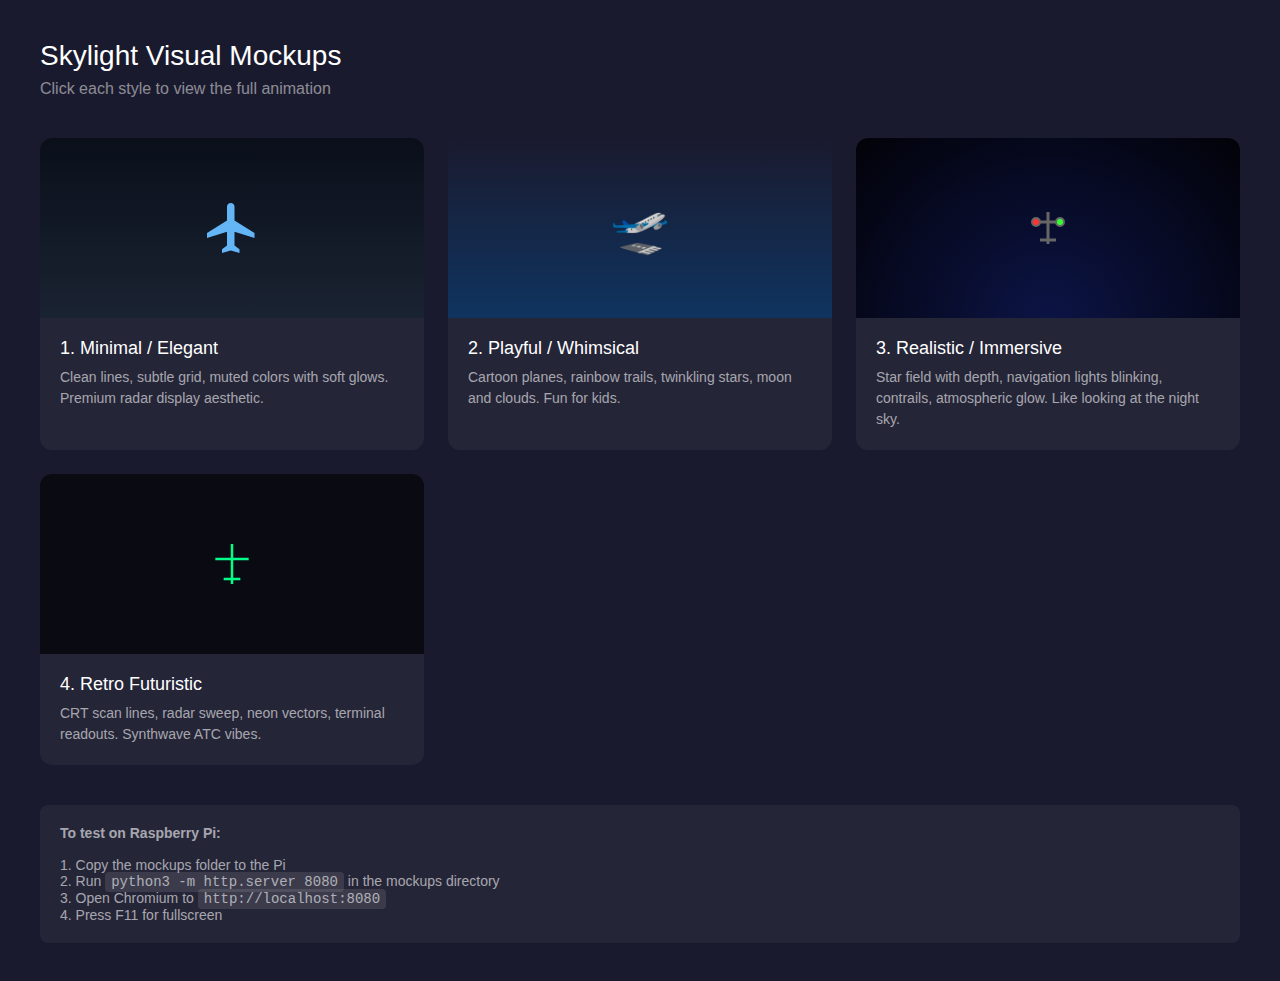
<file: mockups/index.html>
<!DOCTYPE html>
<html lang="en">
<head>
  <meta charset="UTF-8">
  <meta name="viewport" content="width=device-width, initial-scale=1.0">
  <title>Skylight Mockups</title>
  <style>
    * { margin: 0; padding: 0; box-sizing: border-box; }

    body {
      background: #1a1a2e;
      min-height: 100vh;
      padding: 40px;
      font-family: -apple-system, BlinkMacSystemFont, 'Segoe UI', sans-serif;
      color: white;
    }

    h1 {
      font-size: 28px;
      font-weight: 300;
      margin-bottom: 8px;
    }

    .subtitle {
      color: rgba(255,255,255,0.5);
      margin-bottom: 40px;
    }

    .grid {
      display: grid;
      grid-template-columns: repeat(auto-fit, minmax(300px, 1fr));
      gap: 24px;
    }

    .card {
      background: rgba(255,255,255,0.05);
      border-radius: 12px;
      overflow: hidden;
      transition: transform 0.2s, box-shadow 0.2s;
    }

    .card:hover {
      transform: translateY(-4px);
      box-shadow: 0 12px 40px rgba(0,0,0,0.3);
    }

    .card a {
      display: block;
      text-decoration: none;
      color: inherit;
    }

    .card-preview {
      height: 180px;
      display: flex;
      align-items: center;
      justify-content: center;
      font-size: 48px;
    }

    .card-1 .card-preview { background: linear-gradient(180deg, #0a0f1a, #1a2332); }
    .card-2 .card-preview { background: linear-gradient(180deg, #1a1a2e, #0f3460); }
    .card-3 .card-preview { background: radial-gradient(ellipse at 50% 100%, #0c1445, #020208); }
    .card-4 .card-preview { background: #0a0a12; }

    .card-body {
      padding: 20px;
    }

    .card-title {
      font-size: 18px;
      font-weight: 500;
      margin-bottom: 8px;
    }

    .card-desc {
      font-size: 14px;
      color: rgba(255,255,255,0.6);
      line-height: 1.5;
    }

    .instructions {
      margin-top: 40px;
      padding: 20px;
      background: rgba(255,255,255,0.05);
      border-radius: 8px;
      font-size: 14px;
      color: rgba(255,255,255,0.6);
    }

    .instructions code {
      background: rgba(255,255,255,0.1);
      padding: 2px 6px;
      border-radius: 4px;
      font-family: monospace;
    }
  </style>
</head>
<body>
  <h1>Skylight Visual Mockups</h1>
  <p class="subtitle">Click each style to view the full animation</p>

  <div class="grid">
    <div class="card card-1">
      <a href="1-minimal-elegant.html">
        <div class="card-preview">
          <svg width="60" height="60" viewBox="0 0 24 24" fill="#64b5f6">
            <path d="M21 16v-2l-8-5V3.5c0-.83-.67-1.5-1.5-1.5S10 2.67 10 3.5V9l-8 5v2l8-2.5V19l-2 1.5V22l3.5-1 3.5 1v-1.5L13 19v-5.5l8 2.5z"/>
          </svg>
        </div>
        <div class="card-body">
          <div class="card-title">1. Minimal / Elegant</div>
          <div class="card-desc">Clean lines, subtle grid, muted colors with soft glows. Premium radar display aesthetic.</div>
        </div>
      </a>
    </div>

    <div class="card card-2">
      <a href="2-playful-whimsical.html">
        <div class="card-preview">
          <span>🛫</span>
        </div>
        <div class="card-body">
          <div class="card-title">2. Playful / Whimsical</div>
          <div class="card-desc">Cartoon planes, rainbow trails, twinkling stars, moon and clouds. Fun for kids.</div>
        </div>
      </a>
    </div>

    <div class="card card-3">
      <a href="3-realistic-immersive.html">
        <div class="card-preview">
          <svg width="40" height="40" viewBox="0 0 20 20" fill="none" stroke="#666">
            <path d="M10 2 L10 18 M4 7 L16 7 M6 16 L14 16" stroke-width="1.5"/>
            <circle cx="4" cy="7" r="2" fill="#ff3333"/>
            <circle cx="16" cy="7" r="2" fill="#33ff33"/>
          </svg>
        </div>
        <div class="card-body">
          <div class="card-title">3. Realistic / Immersive</div>
          <div class="card-desc">Star field with depth, navigation lights blinking, contrails, atmospheric glow. Like looking at the night sky.</div>
        </div>
      </a>
    </div>

    <div class="card card-4">
      <a href="4-retro-futuristic.html">
        <div class="card-preview" style="color: #00ff88; text-shadow: 0 0 20px #00ff88;">
          <svg width="50" height="50" viewBox="0 0 30 30" fill="none" stroke="currentColor" stroke-width="1.5">
            <path d="M15 3 L15 27 M5 12 L25 12 M10 24 L20 24"/>
          </svg>
        </div>
        <div class="card-body">
          <div class="card-title">4. Retro Futuristic</div>
          <div class="card-desc">CRT scan lines, radar sweep, neon vectors, terminal readouts. Synthwave ATC vibes.</div>
        </div>
      </a>
    </div>
  </div>

  <div class="instructions">
    <strong>To test on Raspberry Pi:</strong><br><br>
    1. Copy the mockups folder to the Pi<br>
    2. Run <code>python3 -m http.server 8080</code> in the mockups directory<br>
    3. Open Chromium to <code>http://localhost:8080</code><br>
    4. Press F11 for fullscreen
  </div>
</body>
</html>
</file>
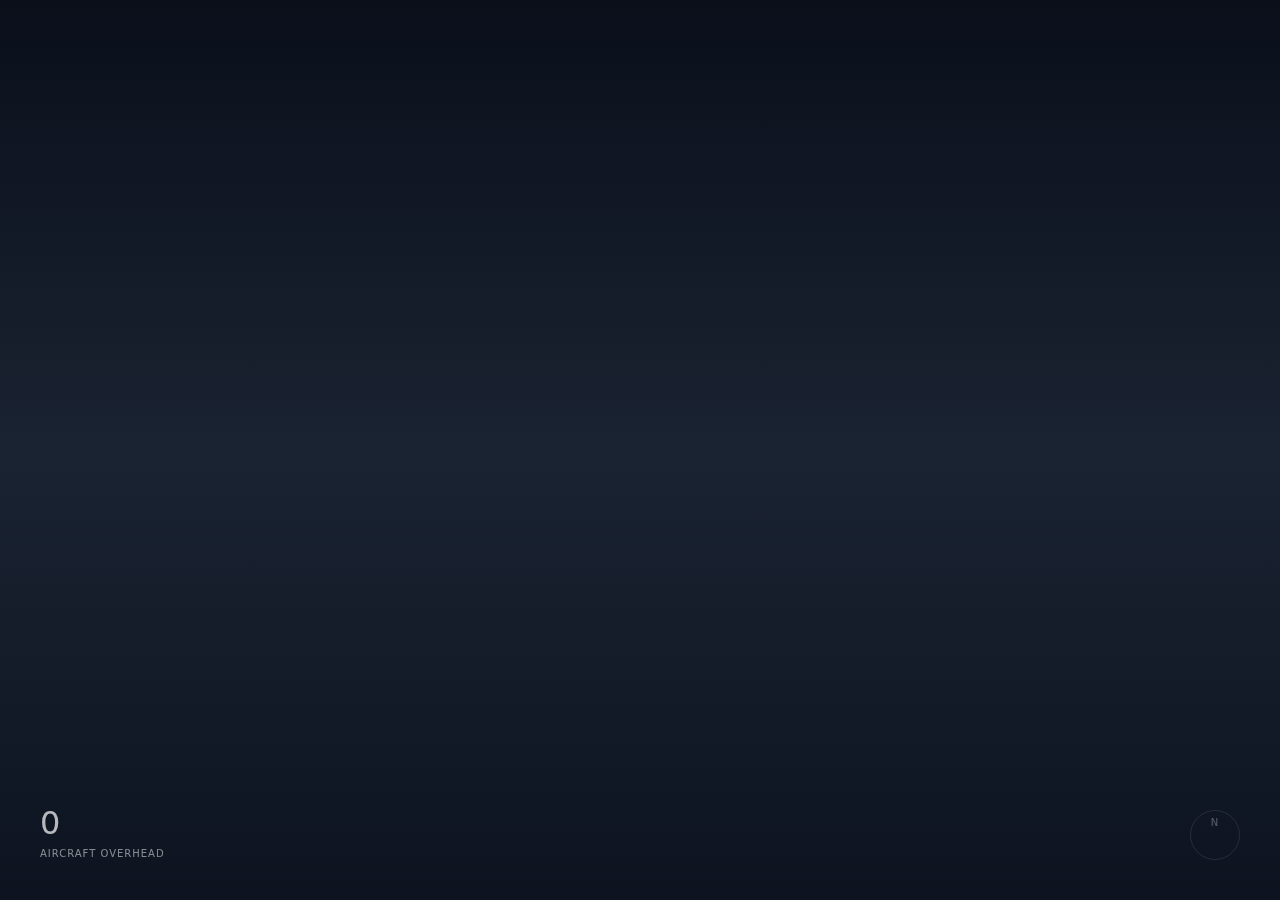
<file: web/index.html>
<!DOCTYPE html>
<html lang="en">
<head>
  <meta charset="UTF-8">
  <meta name="viewport" content="width=device-width, initial-scale=1.0">
  <title>Skylight</title>
  <link rel="stylesheet" href="styles.css">
</head>
<body>
  <div id="sky">
    <div class="grid"></div>
    <div id="planes"></div>

    <div class="status" id="status">
      <span class="status-count" id="count">0</span>
      <span class="status-label">aircraft overhead</span>
    </div>

    <div class="compass">
      <span class="compass-n">N</span>
    </div>

    <div class="overlay" id="overlay">
      <div class="overlay-content">
        <div class="overlay-spinner"></div>
        <div class="overlay-text" id="overlay-text">Connecting...</div>
      </div>
    </div>
  </div>

  <script src="app.js"></script>
</body>
</html>
</file>
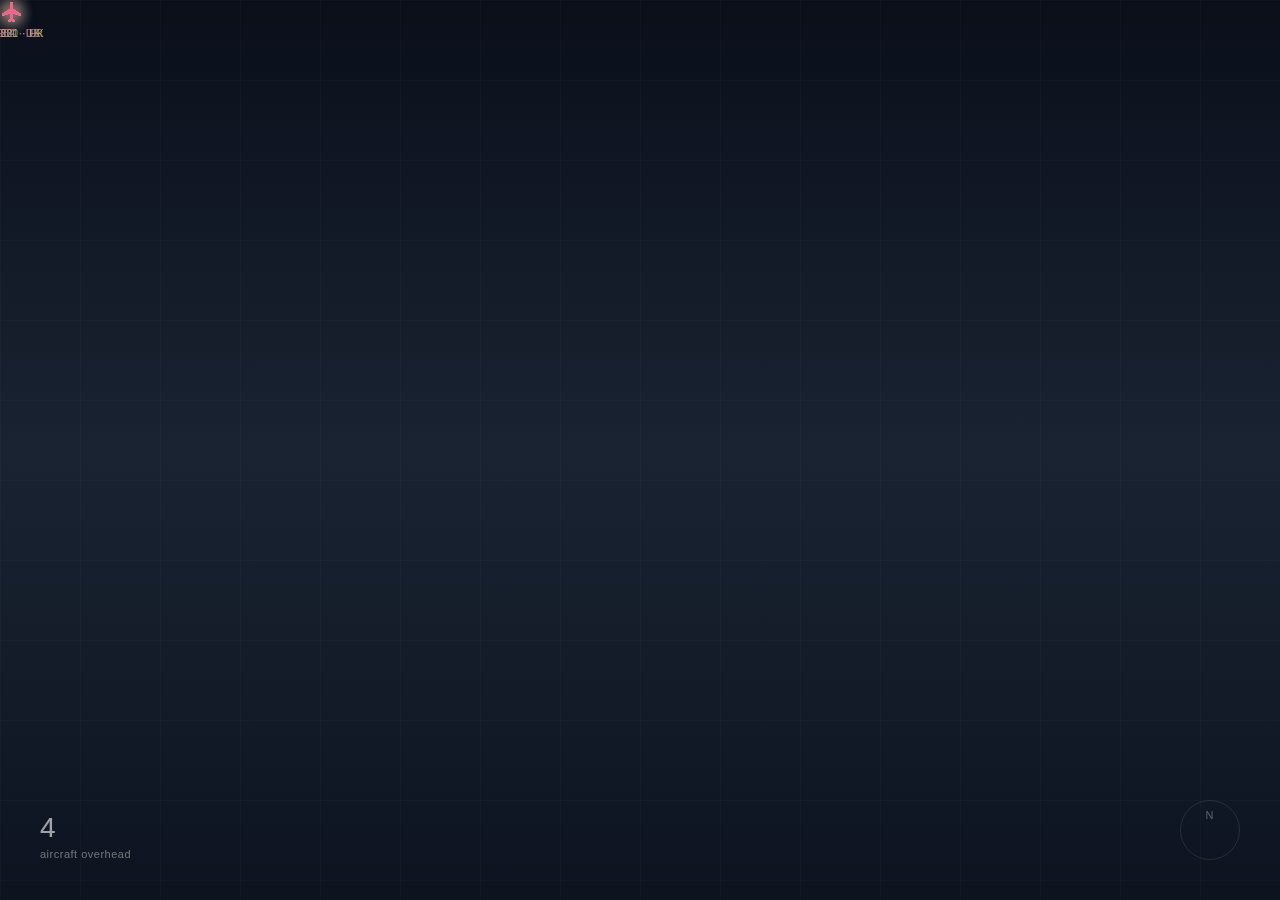
<file: mockups/1-minimal-elegant.html>
<!DOCTYPE html>
<html lang="en">
<head>
  <meta charset="UTF-8">
  <meta name="viewport" content="width=device-width, initial-scale=1.0">
  <title>Skylight - Minimal/Elegant</title>
  <style>
    * { margin: 0; padding: 0; box-sizing: border-box; }

    body {
      background: linear-gradient(180deg, #0a0f1a 0%, #1a2332 50%, #0d1420 100%);
      min-height: 100vh;
      overflow: hidden;
      font-family: -apple-system, BlinkMacSystemFont, 'Segoe UI', sans-serif;
    }

    .sky {
      position: fixed;
      inset: 0;
    }

    /* Subtle grid overlay */
    .grid {
      position: absolute;
      inset: 0;
      background-image:
        linear-gradient(rgba(255,255,255,0.02) 1px, transparent 1px),
        linear-gradient(90deg, rgba(255,255,255,0.02) 1px, transparent 1px);
      background-size: 80px 80px;
    }

    /* Plane container */
    .plane {
      position: absolute;
      will-change: transform;
    }

    /* Clean, geometric plane icon */
    .plane-icon {
      width: 24px;
      height: 24px;
      position: relative;
    }

    .plane-icon svg {
      width: 100%;
      height: 100%;
      filter: drop-shadow(0 0 8px currentColor);
    }

    /* Trail using CSS gradient */
    .trail {
      position: absolute;
      height: 2px;
      border-radius: 1px;
      transform-origin: right center;
      will-change: transform, opacity;
    }

    /* Label styling */
    .label {
      position: absolute;
      top: 28px;
      left: 50%;
      transform: translateX(-50%);
      font-size: 10px;
      font-weight: 500;
      letter-spacing: 0.5px;
      text-transform: uppercase;
      white-space: nowrap;
      opacity: 0.7;
    }

    /* Color themes */
    .plane-1 { color: #64b5f6; }
    .plane-1 .trail { background: linear-gradient(90deg, transparent, #64b5f6); }
    .plane-1 .label { color: #64b5f6; }

    .plane-2 { color: #81c784; }
    .plane-2 .trail { background: linear-gradient(90deg, transparent, #81c784); }
    .plane-2 .label { color: #81c784; }

    .plane-3 { color: #ffb74d; }
    .plane-3 .trail { background: linear-gradient(90deg, transparent, #ffb74d); }
    .plane-3 .label { color: #ffb74d; }

    .plane-4 { color: #f06292; }
    .plane-4 .trail { background: linear-gradient(90deg, transparent, #f06292); }
    .plane-4 .label { color: #f06292; }

    /* Smooth animation */
    @keyframes fly1 {
      0% { transform: translate(-100px, 200px) rotate(25deg); }
      100% { transform: translate(calc(100vw + 100px), 400px) rotate(25deg); }
    }

    @keyframes fly2 {
      0% { transform: translate(calc(100vw + 100px), 150px) rotate(195deg); }
      100% { transform: translate(-100px, 250px) rotate(195deg); }
    }

    @keyframes fly3 {
      0% { transform: translate(200px, -100px) rotate(135deg); }
      100% { transform: translate(600px, calc(100vh + 100px)) rotate(135deg); }
    }

    @keyframes fly4 {
      0% { transform: translate(-100px, 500px) rotate(15deg); }
      100% { transform: translate(calc(100vw + 100px), 300px) rotate(15deg); }
    }

    .plane-1 { animation: fly1 45s linear infinite; }
    .plane-2 { animation: fly2 55s linear infinite; animation-delay: -20s; }
    .plane-3 { animation: fly3 40s linear infinite; animation-delay: -10s; }
    .plane-4 { animation: fly4 50s linear infinite; animation-delay: -30s; }

    /* Compass */
    .compass {
      position: fixed;
      bottom: 40px;
      right: 40px;
      width: 60px;
      height: 60px;
      border: 1px solid rgba(255,255,255,0.1);
      border-radius: 50%;
      display: flex;
      align-items: center;
      justify-content: center;
      font-size: 11px;
      color: rgba(255,255,255,0.3);
      letter-spacing: 1px;
    }

    .compass::before {
      content: 'N';
      position: absolute;
      top: 8px;
    }

    /* Info panel */
    .info {
      position: fixed;
      bottom: 40px;
      left: 40px;
      color: rgba(255,255,255,0.4);
      font-size: 11px;
      letter-spacing: 0.5px;
    }

    .info .count {
      font-size: 28px;
      font-weight: 200;
      color: rgba(255,255,255,0.6);
      display: block;
      margin-bottom: 4px;
    }
  </style>
</head>
<body>
  <div class="sky">
    <div class="grid"></div>

    <div class="plane plane-1">
      <div class="trail" style="width: 150px; right: 24px; top: 11px; opacity: 0.6;"></div>
      <div class="plane-icon">
        <svg viewBox="0 0 24 24" fill="currentColor">
          <path d="M21 16v-2l-8-5V3.5c0-.83-.67-1.5-1.5-1.5S10 2.67 10 3.5V9l-8 5v2l8-2.5V19l-2 1.5V22l3.5-1 3.5 1v-1.5L13 19v-5.5l8 2.5z"/>
        </svg>
      </div>
      <div class="label">BA284 · UK</div>
    </div>

    <div class="plane plane-2">
      <div class="trail" style="width: 120px; right: 24px; top: 11px; opacity: 0.6;"></div>
      <div class="plane-icon">
        <svg viewBox="0 0 24 24" fill="currentColor">
          <path d="M21 16v-2l-8-5V3.5c0-.83-.67-1.5-1.5-1.5S10 2.67 10 3.5V9l-8 5v2l8-2.5V19l-2 1.5V22l3.5-1 3.5 1v-1.5L13 19v-5.5l8 2.5z"/>
        </svg>
      </div>
      <div class="label">AF1280 · FR</div>
    </div>

    <div class="plane plane-3">
      <div class="trail" style="width: 100px; right: 24px; top: 11px; opacity: 0.6;"></div>
      <div class="plane-icon">
        <svg viewBox="0 0 24 24" fill="currentColor">
          <path d="M21 16v-2l-8-5V3.5c0-.83-.67-1.5-1.5-1.5S10 2.67 10 3.5V9l-8 5v2l8-2.5V19l-2 1.5V22l3.5-1 3.5 1v-1.5L13 19v-5.5l8 2.5z"/>
        </svg>
      </div>
      <div class="label">EZY821 · UK</div>
    </div>

    <div class="plane plane-4">
      <div class="trail" style="width: 180px; right: 24px; top: 11px; opacity: 0.6;"></div>
      <div class="plane-icon">
        <svg viewBox="0 0 24 24" fill="currentColor">
          <path d="M21 16v-2l-8-5V3.5c0-.83-.67-1.5-1.5-1.5S10 2.67 10 3.5V9l-8 5v2l8-2.5V19l-2 1.5V22l3.5-1 3.5 1v-1.5L13 19v-5.5l8 2.5z"/>
        </svg>
      </div>
      <div class="label">LH902 · DE</div>
    </div>

    <div class="compass"></div>

    <div class="info">
      <span class="count">4</span>
      aircraft overhead
    </div>
  </div>
</body>
</html>
</file>
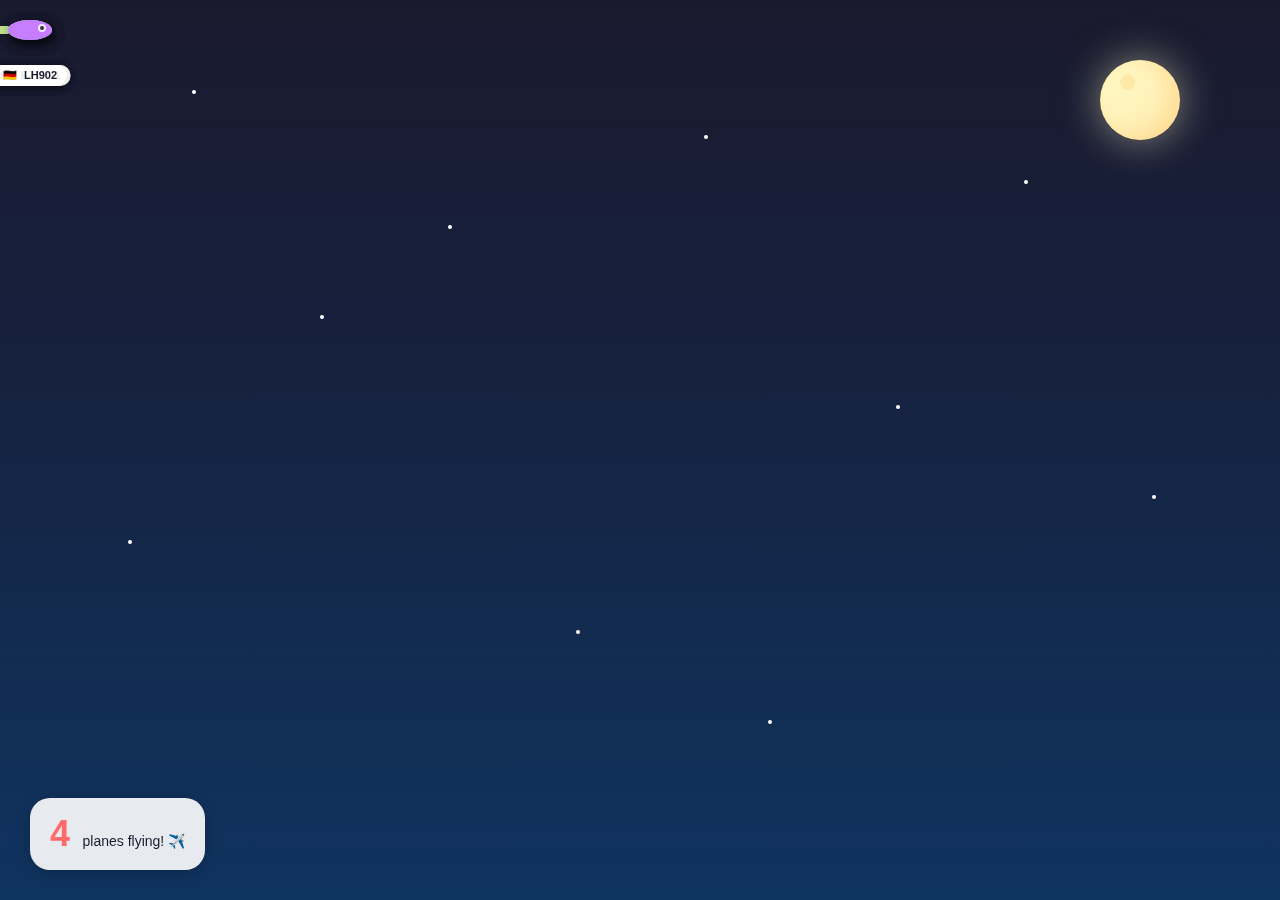
<file: mockups/2-playful-whimsical.html>
<!DOCTYPE html>
<html lang="en">
<head>
  <meta charset="UTF-8">
  <meta name="viewport" content="width=device-width, initial-scale=1.0">
  <title>Skylight - Playful/Whimsical</title>
  <style>
    * { margin: 0; padding: 0; box-sizing: border-box; }

    body {
      background: linear-gradient(180deg, #1a1a2e 0%, #16213e 40%, #0f3460 100%);
      min-height: 100vh;
      overflow: hidden;
      font-family: 'Comic Sans MS', 'Chalkboard', cursive, sans-serif;
    }

    .sky {
      position: fixed;
      inset: 0;
    }

    /* Twinkling stars */
    .stars {
      position: absolute;
      inset: 0;
    }

    .star {
      position: absolute;
      width: 4px;
      height: 4px;
      background: white;
      border-radius: 50%;
      animation: twinkle 2s ease-in-out infinite;
    }

    @keyframes twinkle {
      0%, 100% { opacity: 0.3; transform: scale(1); }
      50% { opacity: 1; transform: scale(1.2); }
    }

    /* Moon */
    .moon {
      position: absolute;
      top: 60px;
      right: 100px;
      width: 80px;
      height: 80px;
      background: linear-gradient(135deg, #fff9c4 0%, #ffecb3 100%);
      border-radius: 50%;
      box-shadow:
        0 0 40px rgba(255,249,196,0.5),
        inset -10px -5px 20px rgba(255,183,77,0.3);
    }

    .moon::after {
      content: '';
      position: absolute;
      top: 15px;
      left: 20px;
      width: 15px;
      height: 15px;
      background: rgba(255,183,77,0.2);
      border-radius: 50%;
    }

    /* Cute cloud */
    .cloud {
      position: absolute;
      background: rgba(255,255,255,0.1);
      border-radius: 50px;
      animation: float 20s ease-in-out infinite;
    }

    .cloud::before, .cloud::after {
      content: '';
      position: absolute;
      background: inherit;
      border-radius: 50%;
    }

    .cloud-1 {
      width: 120px;
      height: 40px;
      top: 150px;
      left: -150px;
      animation: drift1 60s linear infinite;
    }
    .cloud-1::before { width: 50px; height: 50px; top: -25px; left: 20px; }
    .cloud-1::after { width: 35px; height: 35px; top: -15px; left: 60px; }

    .cloud-2 {
      width: 100px;
      height: 35px;
      top: 400px;
      left: -120px;
      animation: drift1 80s linear infinite;
      animation-delay: -30s;
    }
    .cloud-2::before { width: 40px; height: 40px; top: -20px; left: 15px; }
    .cloud-2::after { width: 30px; height: 30px; top: -10px; left: 50px; }

    @keyframes drift1 {
      0% { transform: translateX(0); }
      100% { transform: translateX(calc(100vw + 200px)); }
    }

    @keyframes float {
      0%, 100% { margin-top: 0; }
      50% { margin-top: 10px; }
    }

    /* Cartoon plane */
    .plane {
      position: absolute;
      will-change: transform;
    }

    .plane-body {
      position: relative;
      width: 60px;
      height: 60px;
    }

    .plane-body svg {
      width: 100%;
      height: 100%;
      filter: drop-shadow(2px 4px 6px rgba(0,0,0,0.3));
    }

    /* Rainbow trail */
    .trail {
      position: absolute;
      height: 8px;
      border-radius: 4px;
      transform-origin: right center;
      right: 50px;
      top: 26px;
    }

    .trail-rainbow {
      background: linear-gradient(90deg,
        transparent 0%,
        rgba(255,107,107,0.8) 20%,
        rgba(255,230,109,0.8) 40%,
        rgba(78,205,196,0.8) 60%,
        rgba(199,125,255,0.8) 80%,
        rgba(255,107,107,0.8) 100%
      );
      background-size: 200% 100%;
      animation: rainbow 2s linear infinite;
    }

    @keyframes rainbow {
      0% { background-position: 0% 0%; }
      100% { background-position: 200% 0%; }
    }

    /* Bouncy label */
    .label {
      position: absolute;
      top: 65px;
      left: 50%;
      transform: translateX(-50%);
      background: rgba(255,255,255,0.9);
      color: #1a1a2e;
      padding: 4px 10px;
      border-radius: 12px;
      font-size: 11px;
      font-weight: bold;
      white-space: nowrap;
      box-shadow: 0 2px 8px rgba(0,0,0,0.2);
    }

    .label .flag {
      margin-right: 4px;
    }

    /* Plane colors */
    .plane-red .plane-body svg { color: #ff6b6b; }
    .plane-yellow .plane-body svg { color: #ffd93d; }
    .plane-blue .plane-body svg { color: #6bcbff; }
    .plane-purple .plane-body svg { color: #c77dff; }

    /* Flight animations with gentle bobbing */
    @keyframes fly1 {
      0% { transform: translate(-100px, 180px) rotate(20deg); }
      25% { transform: translate(25vw, 200px) rotate(22deg); }
      50% { transform: translate(50vw, 190px) rotate(18deg); }
      75% { transform: translate(75vw, 210px) rotate(21deg); }
      100% { transform: translate(calc(100vw + 100px), 195px) rotate(20deg); }
    }

    @keyframes fly2 {
      0% { transform: translate(calc(100vw + 100px), 320px) rotate(200deg); }
      25% { transform: translate(75vw, 310px) rotate(198deg); }
      50% { transform: translate(50vw, 330px) rotate(202deg); }
      75% { transform: translate(25vw, 315px) rotate(199deg); }
      100% { transform: translate(-100px, 325px) rotate(200deg); }
    }

    @keyframes fly3 {
      0% { transform: translate(100px, -80px) rotate(130deg); }
      100% { transform: translate(500px, calc(100vh + 80px)) rotate(130deg); }
    }

    @keyframes fly4 {
      0% { transform: translate(-80px, 450px) rotate(10deg); }
      50% { transform: translate(50vw, 420px) rotate(12deg); }
      100% { transform: translate(calc(100vw + 80px), 440px) rotate(10deg); }
    }

    .plane-1 { animation: fly1 35s ease-in-out infinite; }
    .plane-2 { animation: fly2 40s ease-in-out infinite; animation-delay: -15s; }
    .plane-3 { animation: fly3 30s ease-in-out infinite; animation-delay: -5s; }
    .plane-4 { animation: fly4 45s ease-in-out infinite; animation-delay: -25s; }

    /* Fun counter */
    .counter {
      position: fixed;
      bottom: 30px;
      left: 30px;
      background: rgba(255,255,255,0.9);
      padding: 15px 20px;
      border-radius: 20px;
      box-shadow: 0 4px 15px rgba(0,0,0,0.2);
      color: #1a1a2e;
    }

    .counter .number {
      font-size: 36px;
      font-weight: bold;
      color: #ff6b6b;
      display: inline;
    }

    .counter .text {
      font-size: 14px;
      margin-left: 8px;
    }
  </style>
</head>
<body>
  <div class="sky">
    <!-- Stars -->
    <div class="stars">
      <div class="star" style="top: 10%; left: 15%; animation-delay: 0.2s;"></div>
      <div class="star" style="top: 20%; left: 80%; animation-delay: 0.8s;"></div>
      <div class="star" style="top: 35%; left: 25%; animation-delay: 1.2s;"></div>
      <div class="star" style="top: 15%; left: 55%; animation-delay: 0.5s;"></div>
      <div class="star" style="top: 45%; left: 70%; animation-delay: 1.5s;"></div>
      <div class="star" style="top: 60%; left: 10%; animation-delay: 0.3s;"></div>
      <div class="star" style="top: 70%; left: 45%; animation-delay: 1.0s;"></div>
      <div class="star" style="top: 25%; left: 35%; animation-delay: 1.8s;"></div>
      <div class="star" style="top: 55%; left: 90%; animation-delay: 0.7s;"></div>
      <div class="star" style="top: 80%; left: 60%; animation-delay: 1.3s;"></div>
    </div>

    <div class="moon"></div>

    <div class="cloud cloud-1"></div>
    <div class="cloud cloud-2"></div>

    <!-- Planes -->
    <div class="plane plane-1 plane-red">
      <div class="trail trail-rainbow" style="width: 120px;"></div>
      <div class="plane-body">
        <svg viewBox="0 0 60 60" fill="currentColor">
          <ellipse cx="30" cy="30" rx="22" ry="10" fill="currentColor"/>
          <ellipse cx="18" cy="30" rx="8" ry="5" fill="currentColor" opacity="0.8"/>
          <path d="M30 20 L38 30 L30 26 L22 30 Z" fill="currentColor"/>
          <circle cx="42" cy="28" r="4" fill="white" opacity="0.8"/>
          <circle cx="42" cy="28" r="2" fill="#333"/>
        </svg>
      </div>
      <div class="label"><span class="flag">🇬🇧</span> BA284</div>
    </div>

    <div class="plane plane-2 plane-yellow">
      <div class="trail trail-rainbow" style="width: 100px;"></div>
      <div class="plane-body">
        <svg viewBox="0 0 60 60" fill="currentColor">
          <ellipse cx="30" cy="30" rx="22" ry="10" fill="currentColor"/>
          <ellipse cx="18" cy="30" rx="8" ry="5" fill="currentColor" opacity="0.8"/>
          <path d="M30 20 L38 30 L30 26 L22 30 Z" fill="currentColor"/>
          <circle cx="42" cy="28" r="4" fill="white" opacity="0.8"/>
          <circle cx="42" cy="28" r="2" fill="#333"/>
        </svg>
      </div>
      <div class="label"><span class="flag">🇫🇷</span> AF1280</div>
    </div>

    <div class="plane plane-3 plane-blue">
      <div class="trail trail-rainbow" style="width: 90px;"></div>
      <div class="plane-body">
        <svg viewBox="0 0 60 60" fill="currentColor">
          <ellipse cx="30" cy="30" rx="22" ry="10" fill="currentColor"/>
          <ellipse cx="18" cy="30" rx="8" ry="5" fill="currentColor" opacity="0.8"/>
          <path d="M30 20 L38 30 L30 26 L22 30 Z" fill="currentColor"/>
          <circle cx="42" cy="28" r="4" fill="white" opacity="0.8"/>
          <circle cx="42" cy="28" r="2" fill="#333"/>
        </svg>
      </div>
      <div class="label"><span class="flag">🇬🇧</span> EZY821</div>
    </div>

    <div class="plane plane-4 plane-purple">
      <div class="trail trail-rainbow" style="width: 140px;"></div>
      <div class="plane-body">
        <svg viewBox="0 0 60 60" fill="currentColor">
          <ellipse cx="30" cy="30" rx="22" ry="10" fill="currentColor"/>
          <ellipse cx="18" cy="30" rx="8" ry="5" fill="currentColor" opacity="0.8"/>
          <path d="M30 20 L38 30 L30 26 L22 30 Z" fill="currentColor"/>
          <circle cx="42" cy="28" r="4" fill="white" opacity="0.8"/>
          <circle cx="42" cy="28" r="2" fill="#333"/>
        </svg>
      </div>
      <div class="label"><span class="flag">🇩🇪</span> LH902</div>
    </div>

    <div class="counter">
      <span class="number">4</span>
      <span class="text">planes flying! ✈️</span>
    </div>
  </div>
</body>
</html>
</file>
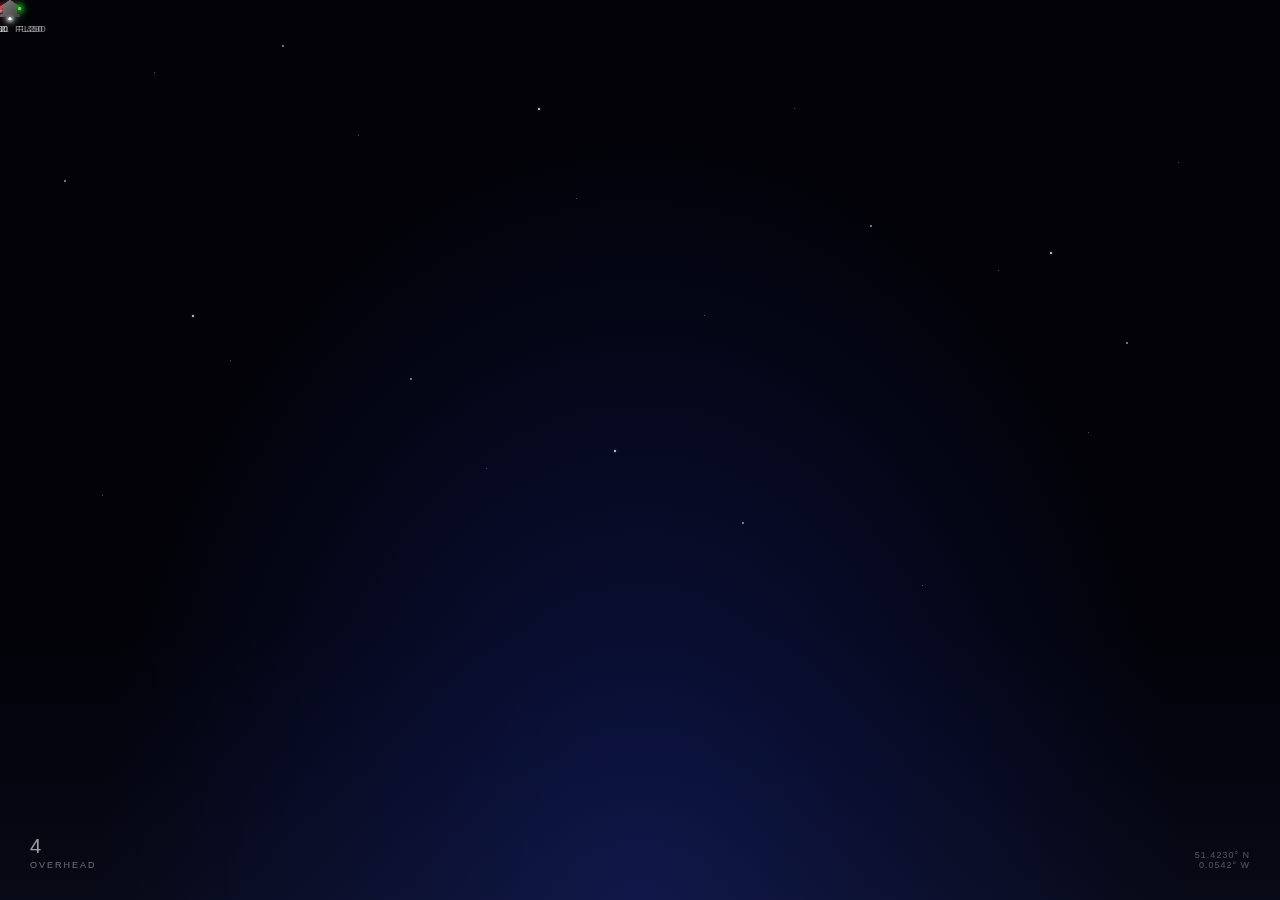
<file: mockups/3-realistic-immersive.html>
<!DOCTYPE html>
<html lang="en">
<head>
  <meta charset="UTF-8">
  <meta name="viewport" content="width=device-width, initial-scale=1.0">
  <title>Skylight - Realistic/Immersive</title>
  <style>
    * { margin: 0; padding: 0; box-sizing: border-box; }

    body {
      background: #000;
      min-height: 100vh;
      overflow: hidden;
      font-family: -apple-system, BlinkMacSystemFont, 'Segoe UI', sans-serif;
    }

    .sky {
      position: fixed;
      inset: 0;
      background: radial-gradient(ellipse at 50% 100%, #0c1445 0%, #020208 60%);
    }

    /* Star field layers for depth */
    .stars-layer {
      position: absolute;
      inset: 0;
    }

    .star {
      position: absolute;
      background: white;
      border-radius: 50%;
    }

    /* Distant stars - small, dim, slow twinkle */
    .stars-far .star {
      width: 1px;
      height: 1px;
      opacity: 0.4;
      animation: twinkle-slow 4s ease-in-out infinite;
    }

    /* Medium stars */
    .stars-mid .star {
      width: 2px;
      height: 2px;
      opacity: 0.6;
      animation: twinkle-mid 3s ease-in-out infinite;
    }

    /* Near stars - brighter */
    .stars-near .star {
      width: 2px;
      height: 2px;
      opacity: 0.9;
      box-shadow: 0 0 3px rgba(255,255,255,0.5);
      animation: twinkle-fast 2s ease-in-out infinite;
    }

    @keyframes twinkle-slow {
      0%, 100% { opacity: 0.3; }
      50% { opacity: 0.5; }
    }

    @keyframes twinkle-mid {
      0%, 100% { opacity: 0.5; }
      50% { opacity: 0.8; }
    }

    @keyframes twinkle-fast {
      0%, 100% { opacity: 0.7; }
      50% { opacity: 1; }
    }

    /* Atmospheric glow on horizon */
    .atmosphere {
      position: absolute;
      bottom: 0;
      left: 0;
      right: 0;
      height: 30%;
      background: linear-gradient(
        180deg,
        transparent 0%,
        rgba(20, 30, 80, 0.1) 50%,
        rgba(40, 50, 100, 0.15) 100%
      );
      pointer-events: none;
    }

    /* Plane with realistic lighting */
    .plane {
      position: absolute;
      will-change: transform;
    }

    .plane-body {
      position: relative;
      width: 20px;
      height: 20px;
    }

    /* Main plane silhouette */
    .plane-body::before {
      content: '';
      position: absolute;
      inset: 0;
      background: linear-gradient(135deg, #888 0%, #333 100%);
      clip-path: polygon(50% 0%, 100% 35%, 85% 40%, 85% 70%, 100% 75%, 100% 85%, 70% 80%, 50% 100%, 30% 80%, 0% 85%, 0% 75%, 15% 70%, 15% 40%, 0% 35%);
    }

    /* Navigation lights */
    .light-red, .light-green, .light-white {
      position: absolute;
      width: 3px;
      height: 3px;
      border-radius: 50%;
    }

    .light-red {
      left: -1px;
      top: 7px;
      background: #ff3333;
      box-shadow: 0 0 6px #ff3333, 0 0 12px #ff3333;
      animation: blink 1s ease-in-out infinite;
    }

    .light-green {
      right: -1px;
      top: 7px;
      background: #33ff33;
      box-shadow: 0 0 6px #33ff33, 0 0 12px #33ff33;
      animation: blink 1s ease-in-out infinite;
    }

    .light-white {
      left: 50%;
      bottom: 0;
      transform: translateX(-50%);
      background: white;
      box-shadow: 0 0 4px white, 0 0 8px white;
      animation: strobe 1.5s ease-in-out infinite;
    }

    @keyframes blink {
      0%, 100% { opacity: 1; }
      50% { opacity: 0.3; }
    }

    @keyframes strobe {
      0%, 45%, 55%, 100% { opacity: 0.2; }
      50% { opacity: 1; }
    }

    /* Contrail */
    .contrail {
      position: absolute;
      height: 3px;
      transform-origin: right center;
      right: 18px;
      top: 9px;
      background: linear-gradient(90deg,
        transparent 0%,
        rgba(255,255,255,0.05) 20%,
        rgba(255,255,255,0.15) 60%,
        rgba(255,255,255,0.3) 100%
      );
      filter: blur(1px);
    }

    /* Subtle glow around plane */
    .plane-glow {
      position: absolute;
      width: 40px;
      height: 40px;
      top: -10px;
      left: -10px;
      background: radial-gradient(circle, rgba(255,255,255,0.05) 0%, transparent 70%);
      pointer-events: none;
    }

    /* Label - subtle, informative */
    .label {
      position: absolute;
      top: 24px;
      left: 50%;
      transform: translateX(-50%);
      font-size: 9px;
      color: rgba(255,255,255,0.5);
      white-space: nowrap;
      letter-spacing: 0.5px;
    }

    .label .altitude {
      color: rgba(255,255,255,0.3);
      margin-left: 6px;
    }

    /* Flight paths */
    @keyframes fly1 {
      0% { transform: translate(-50px, 150px) rotate(30deg); }
      100% { transform: translate(calc(100vw + 50px), 300px) rotate(30deg); }
    }

    @keyframes fly2 {
      0% { transform: translate(calc(100vw + 50px), 200px) rotate(210deg); }
      100% { transform: translate(-50px, 350px) rotate(210deg); }
    }

    @keyframes fly3 {
      0% { transform: translate(300px, -50px) rotate(150deg); }
      100% { transform: translate(700px, calc(100vh + 50px)) rotate(150deg); }
    }

    @keyframes fly4 {
      0% { transform: translate(-50px, 400px) rotate(15deg); }
      100% { transform: translate(calc(100vw + 50px), 250px) rotate(15deg); }
    }

    .plane-1 { animation: fly1 60s linear infinite; }
    .plane-2 { animation: fly2 75s linear infinite; animation-delay: -30s; }
    .plane-3 { animation: fly3 50s linear infinite; animation-delay: -15s; }
    .plane-4 { animation: fly4 70s linear infinite; animation-delay: -45s; }

    /* Minimal HUD */
    .hud {
      position: fixed;
      bottom: 30px;
      left: 30px;
      color: rgba(255,255,255,0.4);
      font-size: 11px;
    }

    .hud-count {
      font-size: 20px;
      font-weight: 300;
      color: rgba(255,255,255,0.6);
      margin-bottom: 2px;
    }

    .hud-label {
      text-transform: uppercase;
      letter-spacing: 2px;
      font-size: 9px;
    }

    /* Location marker */
    .location {
      position: fixed;
      bottom: 30px;
      right: 30px;
      color: rgba(255,255,255,0.3);
      font-size: 9px;
      text-align: right;
      letter-spacing: 1px;
    }
  </style>
</head>
<body>
  <div class="sky">
    <!-- Star layers -->
    <div class="stars-layer stars-far">
      <div class="star" style="top: 8%; left: 12%;"></div>
      <div class="star" style="top: 15%; left: 28%; animation-delay: 1s;"></div>
      <div class="star" style="top: 22%; left: 45%; animation-delay: 2s;"></div>
      <div class="star" style="top: 12%; left: 62%; animation-delay: 0.5s;"></div>
      <div class="star" style="top: 30%; left: 78%; animation-delay: 1.5s;"></div>
      <div class="star" style="top: 40%; left: 18%; animation-delay: 2.5s;"></div>
      <div class="star" style="top: 35%; left: 55%; animation-delay: 0.8s;"></div>
      <div class="star" style="top: 48%; left: 85%; animation-delay: 1.8s;"></div>
      <div class="star" style="top: 55%; left: 8%; animation-delay: 3s;"></div>
      <div class="star" style="top: 52%; left: 38%; animation-delay: 0.3s;"></div>
      <div class="star" style="top: 18%; left: 92%; animation-delay: 2.2s;"></div>
      <div class="star" style="top: 65%; left: 72%; animation-delay: 1.2s;"></div>
    </div>

    <div class="stars-layer stars-mid">
      <div class="star" style="top: 5%; left: 22%;"></div>
      <div class="star" style="top: 25%; left: 68%; animation-delay: 0.7s;"></div>
      <div class="star" style="top: 42%; left: 32%; animation-delay: 1.4s;"></div>
      <div class="star" style="top: 58%; left: 58%; animation-delay: 2.1s;"></div>
      <div class="star" style="top: 38%; left: 88%; animation-delay: 0.4s;"></div>
      <div class="star" style="top: 20%; left: 5%; animation-delay: 1.8s;"></div>
    </div>

    <div class="stars-layer stars-near">
      <div class="star" style="top: 12%; left: 42%;"></div>
      <div class="star" style="top: 35%; left: 15%; animation-delay: 0.6s;"></div>
      <div class="star" style="top: 28%; left: 82%; animation-delay: 1.1s;"></div>
      <div class="star" style="top: 50%; left: 48%; animation-delay: 0.9s;"></div>
    </div>

    <div class="atmosphere"></div>

    <!-- Planes -->
    <div class="plane plane-1">
      <div class="contrail" style="width: 200px;"></div>
      <div class="plane-glow"></div>
      <div class="plane-body">
        <div class="light-red"></div>
        <div class="light-green"></div>
        <div class="light-white"></div>
      </div>
      <div class="label">BA284 <span class="altitude">FL350</span></div>
    </div>

    <div class="plane plane-2">
      <div class="contrail" style="width: 180px;"></div>
      <div class="plane-glow"></div>
      <div class="plane-body">
        <div class="light-red"></div>
        <div class="light-green"></div>
        <div class="light-white"></div>
      </div>
      <div class="label">AF1280 <span class="altitude">FL380</span></div>
    </div>

    <div class="plane plane-3">
      <div class="contrail" style="width: 150px;"></div>
      <div class="plane-glow"></div>
      <div class="plane-body">
        <div class="light-red"></div>
        <div class="light-green"></div>
        <div class="light-white"></div>
      </div>
      <div class="label">EZY821 <span class="altitude">FL290</span></div>
    </div>

    <div class="plane plane-4">
      <div class="contrail" style="width: 220px;"></div>
      <div class="plane-glow"></div>
      <div class="plane-body">
        <div class="light-red"></div>
        <div class="light-green"></div>
        <div class="light-white"></div>
      </div>
      <div class="label">LH902 <span class="altitude">FL410</span></div>
    </div>

    <div class="hud">
      <div class="hud-count">4</div>
      <div class="hud-label">Overhead</div>
    </div>

    <div class="location">
      51.4230° N<br>
      0.0542° W
    </div>
  </div>
</body>
</html>
</file>
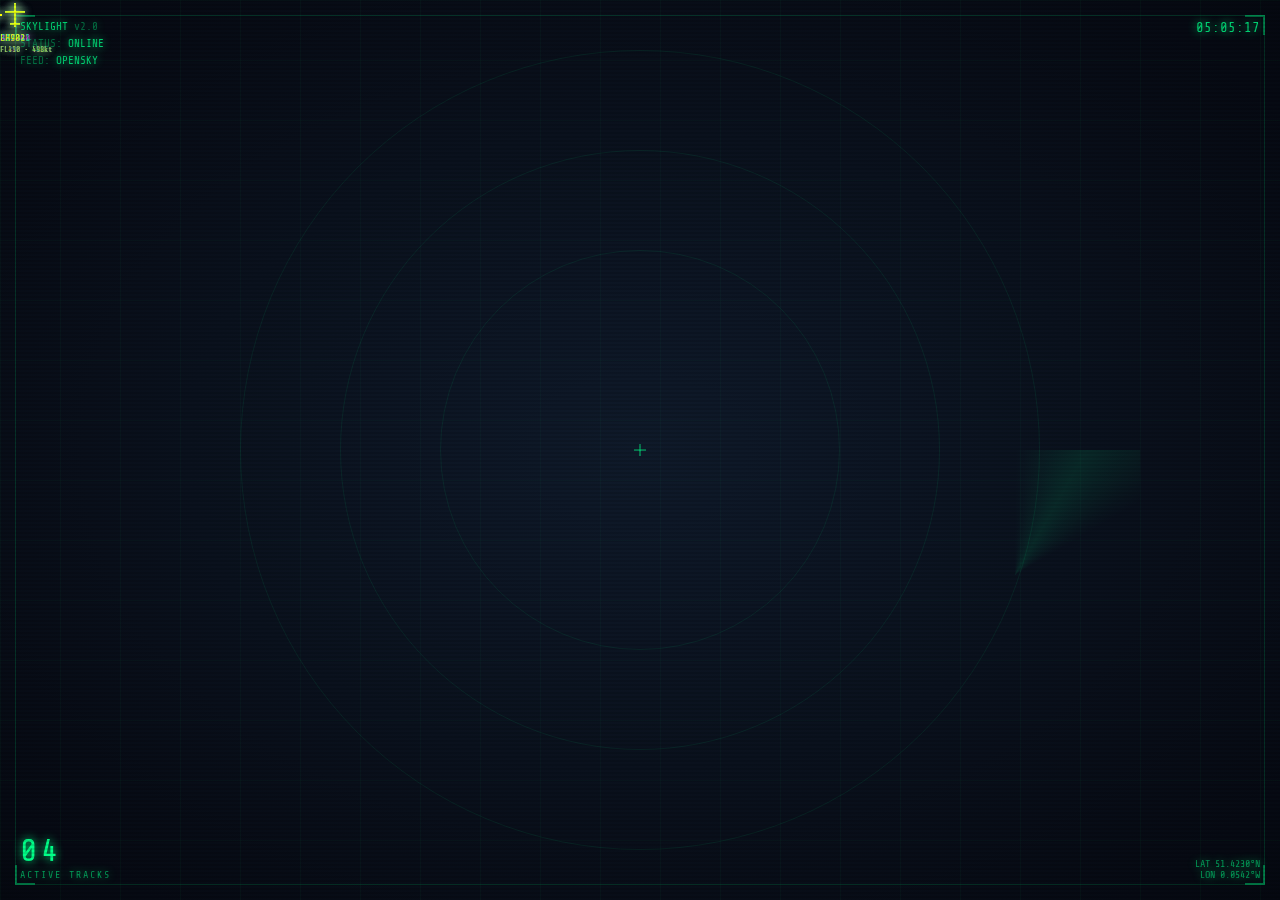
<file: mockups/4-retro-futuristic.html>
<!DOCTYPE html>
<html lang="en">
<head>
  <meta charset="UTF-8">
  <meta name="viewport" content="width=device-width, initial-scale=1.0">
  <title>Skylight - Retro Futuristic</title>
  <style>
    @import url('https://fonts.googleapis.com/css2?family=Share+Tech+Mono&display=swap');

    * { margin: 0; padding: 0; box-sizing: border-box; }

    body {
      background: #0a0a12;
      min-height: 100vh;
      overflow: hidden;
      font-family: 'Share Tech Mono', 'Courier New', monospace;
    }

    .screen {
      position: fixed;
      inset: 0;
      background:
        radial-gradient(ellipse at 50% 50%, #0f1a2a 0%, #050810 100%);
    }

    /* CRT scan lines */
    .scanlines {
      position: absolute;
      inset: 0;
      background: repeating-linear-gradient(
        0deg,
        transparent 0px,
        transparent 2px,
        rgba(0,0,0,0.1) 2px,
        rgba(0,0,0,0.1) 4px
      );
      pointer-events: none;
      z-index: 100;
    }

    /* Subtle CRT flicker */
    .crt-flicker {
      position: absolute;
      inset: 0;
      animation: flicker 0.15s infinite;
      pointer-events: none;
      z-index: 101;
    }

    @keyframes flicker {
      0%, 100% { opacity: 0; }
      50% { opacity: 0.01; background: white; }
    }

    /* Radar grid */
    .grid {
      position: absolute;
      inset: 0;
    }

    .grid-lines {
      position: absolute;
      inset: 0;
      background:
        linear-gradient(rgba(0,255,136,0.03) 1px, transparent 1px),
        linear-gradient(90deg, rgba(0,255,136,0.03) 1px, transparent 1px);
      background-size: 60px 60px;
    }

    /* Radar circles */
    .radar-ring {
      position: absolute;
      border: 1px solid rgba(0,255,136,0.08);
      border-radius: 50%;
      left: 50%;
      top: 50%;
      transform: translate(-50%, -50%);
    }

    .radar-ring:nth-child(1) { width: 200px; height: 200px; }
    .radar-ring:nth-child(2) { width: 400px; height: 400px; }
    .radar-ring:nth-child(3) { width: 600px; height: 600px; }
    .radar-ring:nth-child(4) { width: 800px; height: 800px; }

    /* Center marker */
    .center-marker {
      position: absolute;
      left: 50%;
      top: 50%;
      transform: translate(-50%, -50%);
      width: 12px;
      height: 12px;
    }

    .center-marker::before,
    .center-marker::after {
      content: '';
      position: absolute;
      background: rgba(0,255,136,0.4);
    }

    .center-marker::before {
      width: 12px;
      height: 2px;
      top: 5px;
      left: 0;
    }

    .center-marker::after {
      width: 2px;
      height: 12px;
      top: 0;
      left: 5px;
    }

    /* Radar sweep */
    .sweep {
      position: absolute;
      left: 50%;
      top: 50%;
      width: 500px;
      height: 500px;
      transform-origin: center;
      animation: sweep 8s linear infinite;
    }

    .sweep::before {
      content: '';
      position: absolute;
      top: 0;
      left: 50%;
      width: 50%;
      height: 50%;
      background: conic-gradient(
        from 0deg,
        transparent 0deg,
        rgba(0,255,136,0.1) 30deg,
        transparent 60deg
      );
      transform-origin: bottom left;
    }

    @keyframes sweep {
      0% { transform: translate(-50%, -50%) rotate(0deg); }
      100% { transform: translate(-50%, -50%) rotate(360deg); }
    }

    /* Vector plane */
    .plane {
      position: absolute;
      will-change: transform;
    }

    .plane-icon {
      width: 30px;
      height: 30px;
      position: relative;
    }

    /* Glowing vector aircraft */
    .plane-icon svg {
      width: 100%;
      height: 100%;
      stroke: currentColor;
      stroke-width: 1.5;
      fill: none;
      filter: drop-shadow(0 0 4px currentColor);
    }

    .plane-cyan { color: #00ffff; }
    .plane-magenta { color: #ff00ff; }
    .plane-green { color: #00ff88; }
    .plane-yellow { color: #ffff00; }

    /* Vector trail */
    .trail {
      position: absolute;
      height: 2px;
      transform-origin: right center;
      right: 28px;
      top: 14px;
    }

    .plane-cyan .trail {
      background: linear-gradient(90deg, transparent, #00ffff);
      box-shadow: 0 0 8px #00ffff;
    }

    .plane-magenta .trail {
      background: linear-gradient(90deg, transparent, #ff00ff);
      box-shadow: 0 0 8px #ff00ff;
    }

    .plane-green .trail {
      background: linear-gradient(90deg, transparent, #00ff88);
      box-shadow: 0 0 8px #00ff88;
    }

    .plane-yellow .trail {
      background: linear-gradient(90deg, transparent, #ffff00);
      box-shadow: 0 0 8px #ffff00;
    }

    /* Data label */
    .label {
      position: absolute;
      top: 32px;
      left: 0;
      font-size: 10px;
      color: inherit;
      white-space: nowrap;
      text-shadow: 0 0 10px currentColor;
      opacity: 0.9;
    }

    .label .callsign {
      display: block;
    }

    .label .data {
      font-size: 8px;
      opacity: 0.6;
    }

    /* Flight paths */
    @keyframes fly1 {
      0% { transform: translate(-80px, 180px) rotate(35deg); }
      100% { transform: translate(calc(100vw + 80px), 380px) rotate(35deg); }
    }

    @keyframes fly2 {
      0% { transform: translate(calc(100vw + 80px), 150px) rotate(205deg); }
      100% { transform: translate(-80px, 300px) rotate(205deg); }
    }

    @keyframes fly3 {
      0% { transform: translate(200px, -80px) rotate(140deg); }
      100% { transform: translate(600px, calc(100vh + 80px)) rotate(140deg); }
    }

    @keyframes fly4 {
      0% { transform: translate(-80px, 420px) rotate(20deg); }
      100% { transform: translate(calc(100vw + 80px), 280px) rotate(20deg); }
    }

    .plane-1 { animation: fly1 50s linear infinite; }
    .plane-2 { animation: fly2 60s linear infinite; animation-delay: -25s; }
    .plane-3 { animation: fly3 45s linear infinite; animation-delay: -10s; }
    .plane-4 { animation: fly4 55s linear infinite; animation-delay: -35s; }

    /* Terminal style readout */
    .terminal {
      position: fixed;
      top: 20px;
      left: 20px;
      color: #00ff88;
      font-size: 11px;
      text-shadow: 0 0 10px #00ff88;
    }

    .terminal-line {
      margin-bottom: 4px;
      opacity: 0.8;
    }

    .terminal-line .dim {
      opacity: 0.5;
    }

    /* Status panel */
    .status {
      position: fixed;
      bottom: 20px;
      left: 20px;
      color: #00ff88;
      font-size: 12px;
      text-shadow: 0 0 10px #00ff88;
    }

    .status-count {
      font-size: 32px;
      letter-spacing: 4px;
    }

    .status-label {
      font-size: 10px;
      opacity: 0.6;
      letter-spacing: 2px;
    }

    /* Clock */
    .clock {
      position: fixed;
      top: 20px;
      right: 20px;
      color: #00ff88;
      font-size: 14px;
      text-shadow: 0 0 10px #00ff88;
      opacity: 0.8;
    }

    /* Coordinates */
    .coords {
      position: fixed;
      bottom: 20px;
      right: 20px;
      color: #00ff88;
      font-size: 10px;
      text-align: right;
      text-shadow: 0 0 10px #00ff88;
      opacity: 0.6;
    }

    /* Border frame */
    .frame {
      position: absolute;
      inset: 15px;
      border: 1px solid rgba(0,255,136,0.15);
      pointer-events: none;
    }

    .frame-corner {
      position: absolute;
      width: 20px;
      height: 20px;
      border-color: rgba(0,255,136,0.4);
      border-style: solid;
      border-width: 0;
    }

    .frame-corner.tl { top: -1px; left: -1px; border-top-width: 2px; border-left-width: 2px; }
    .frame-corner.tr { top: -1px; right: -1px; border-top-width: 2px; border-right-width: 2px; }
    .frame-corner.bl { bottom: -1px; left: -1px; border-bottom-width: 2px; border-left-width: 2px; }
    .frame-corner.br { bottom: -1px; right: -1px; border-bottom-width: 2px; border-right-width: 2px; }
  </style>
</head>
<body>
  <div class="screen">
    <div class="grid">
      <div class="grid-lines"></div>
      <div class="radar-ring"></div>
      <div class="radar-ring"></div>
      <div class="radar-ring"></div>
      <div class="radar-ring"></div>
      <div class="center-marker"></div>
    </div>

    <div class="sweep"></div>

    <div class="frame">
      <div class="frame-corner tl"></div>
      <div class="frame-corner tr"></div>
      <div class="frame-corner bl"></div>
      <div class="frame-corner br"></div>
    </div>

    <!-- Planes -->
    <div class="plane plane-1 plane-cyan">
      <div class="trail" style="width: 100px;"></div>
      <div class="plane-icon">
        <svg viewBox="0 0 30 30">
          <path d="M15 3 L15 27 M5 12 L25 12 M10 24 L20 24"/>
        </svg>
      </div>
      <div class="label">
        <span class="callsign">BA284</span>
        <span class="data">FL350 · 485kt</span>
      </div>
    </div>

    <div class="plane plane-2 plane-magenta">
      <div class="trail" style="width: 80px;"></div>
      <div class="plane-icon">
        <svg viewBox="0 0 30 30">
          <path d="M15 3 L15 27 M5 12 L25 12 M10 24 L20 24"/>
        </svg>
      </div>
      <div class="label">
        <span class="callsign">AF1280</span>
        <span class="data">FL380 · 512kt</span>
      </div>
    </div>

    <div class="plane plane-3 plane-green">
      <div class="trail" style="width: 70px;"></div>
      <div class="plane-icon">
        <svg viewBox="0 0 30 30">
          <path d="M15 3 L15 27 M5 12 L25 12 M10 24 L20 24"/>
        </svg>
      </div>
      <div class="label">
        <span class="callsign">EZY821</span>
        <span class="data">FL290 · 448kt</span>
      </div>
    </div>

    <div class="plane plane-4 plane-yellow">
      <div class="trail" style="width: 120px;"></div>
      <div class="plane-icon">
        <svg viewBox="0 0 30 30">
          <path d="M15 3 L15 27 M5 12 L25 12 M10 24 L20 24"/>
        </svg>
      </div>
      <div class="label">
        <span class="callsign">LH902</span>
        <span class="data">FL410 · 498kt</span>
      </div>
    </div>

    <div class="terminal">
      <div class="terminal-line">SKYLIGHT <span class="dim">v2.0</span></div>
      <div class="terminal-line"><span class="dim">STATUS:</span> ONLINE</div>
      <div class="terminal-line"><span class="dim">FEED:</span> OPENSKY</div>
    </div>

    <div class="status">
      <div class="status-count">04</div>
      <div class="status-label">ACTIVE TRACKS</div>
    </div>

    <div class="clock" id="clock">00:00:00</div>

    <div class="coords">
      LAT 51.4230°N<br>
      LON 0.0542°W
    </div>

    <div class="scanlines"></div>
    <div class="crt-flicker"></div>
  </div>

  <script>
    function updateClock() {
      const now = new Date();
      const h = String(now.getHours()).padStart(2, '0');
      const m = String(now.getMinutes()).padStart(2, '0');
      const s = String(now.getSeconds()).padStart(2, '0');
      document.getElementById('clock').textContent = `${h}:${m}:${s}`;
    }
    updateClock();
    setInterval(updateClock, 1000);
  </script>
</body>
</html>
</file>
<file: web/styles.css>
/* web/styles.css */

* {
  margin: 0;
  padding: 0;
  box-sizing: border-box;
  /* WebKit optimizations for Surf browser */
  -webkit-transform: translateZ(0);
  -webkit-backface-visibility: hidden;
}

body {
  background: linear-gradient(180deg, #0a0f1a 0%, #1a2332 50%, #0d1420 100%);
  min-height: 100vh;
  overflow: hidden;
  font-family: -apple-system, BlinkMacSystemFont, 'Segoe UI', system-ui, sans-serif;
}

#sky {
  position: fixed;
  inset: 0;
}

/* Subtle grid overlay - disabled for Pi performance */
.grid {
  display: none;
}

/* Plane container */
#planes {
  position: absolute;
  inset: 0;
}

.plane {
  position: absolute;
  will-change: transform;
  transition: none; /* JS handles animation */
  transform: translateZ(0); /* Force GPU acceleration */
  backface-visibility: hidden;
}

/* Global trails canvas */
#trails {
  position: absolute;
  inset: 0;
  width: 100%;
  height: 100%;
  pointer-events: none;
}

/* Plane icon */
.plane-icon {
  position: relative;
  width: 48px;
  height: 48px;
  filter: drop-shadow(0 0 8px var(--plane-color)); /* Single shadow for Pi performance */
}

.plane-icon svg {
  width: 100%;
  height: 100%;
  fill: var(--plane-color);
}

/* Label */
.plane-label {
  position: absolute;
  top: 54px;
  left: 50%;
  transform: translateX(-50%);
  font-size: 16px;
  font-weight: 600;
  letter-spacing: 0.5px;
  color: var(--plane-color);
  opacity: 0.9;
  white-space: nowrap;
  text-shadow: 0 1px 3px rgba(0, 0, 0, 0.8); /* Simpler shadow for Pi */
}

/* Status display */
.status {
  position: fixed;
  bottom: 40px;
  left: 40px;
  color: rgba(255, 255, 255, 0.5);
  font-size: 12px;
  letter-spacing: 0.5px;
}

.status-count {
  font-size: 32px;
  font-weight: 200;
  color: rgba(255, 255, 255, 0.7);
  display: block;
  margin-bottom: 4px;
}

.status-label {
  text-transform: uppercase;
  letter-spacing: 1px;
  font-size: 10px;
}

/* Compass */
.compass {
  position: fixed;
  bottom: 40px;
  right: 40px;
  width: 50px;
  height: 50px;
  border: 1px solid rgba(255, 255, 255, 0.1);
  border-radius: 50%;
  display: flex;
  align-items: center;
  justify-content: center;
}

.compass-n {
  position: absolute;
  top: 6px;
  font-size: 10px;
  color: rgba(255, 255, 255, 0.3);
  letter-spacing: 1px;
}

/* Connection overlay */
.overlay {
  position: fixed;
  inset: 0;
  background: rgba(10, 15, 26, 0.9);
  display: flex;
  align-items: center;
  justify-content: center;
  opacity: 0;
  visibility: hidden;
  transition: opacity 0.3s, visibility 0.3s;
  z-index: 100;
}

.overlay.visible {
  opacity: 1;
  visibility: visible;
}

.overlay-content {
  text-align: center;
  color: rgba(255, 255, 255, 0.6);
}

.overlay-spinner {
  width: 40px;
  height: 40px;
  border: 2px solid rgba(255, 255, 255, 0.1);
  border-top-color: rgba(255, 255, 255, 0.4);
  border-radius: 50%;
  margin: 0 auto 16px;
  animation: spin 1s linear infinite;
}

@keyframes spin {
  to { transform: rotate(360deg); }
}

.overlay-text {
  font-size: 14px;
  letter-spacing: 1px;
}

/* Clear skies state */
.clear-skies {
  position: fixed;
  top: 50%;
  left: 50%;
  transform: translate(-50%, -50%);
  text-align: center;
  color: rgba(255, 255, 255, 0.3);
  display: none;
}

.clear-skies.visible {
  display: block;
}

.clear-skies-icon {
  font-size: 48px;
  margin-bottom: 16px;
  opacity: 0.5;
}

.clear-skies-text {
  font-size: 14px;
  letter-spacing: 1px;
  text-transform: uppercase;
}
</file>
